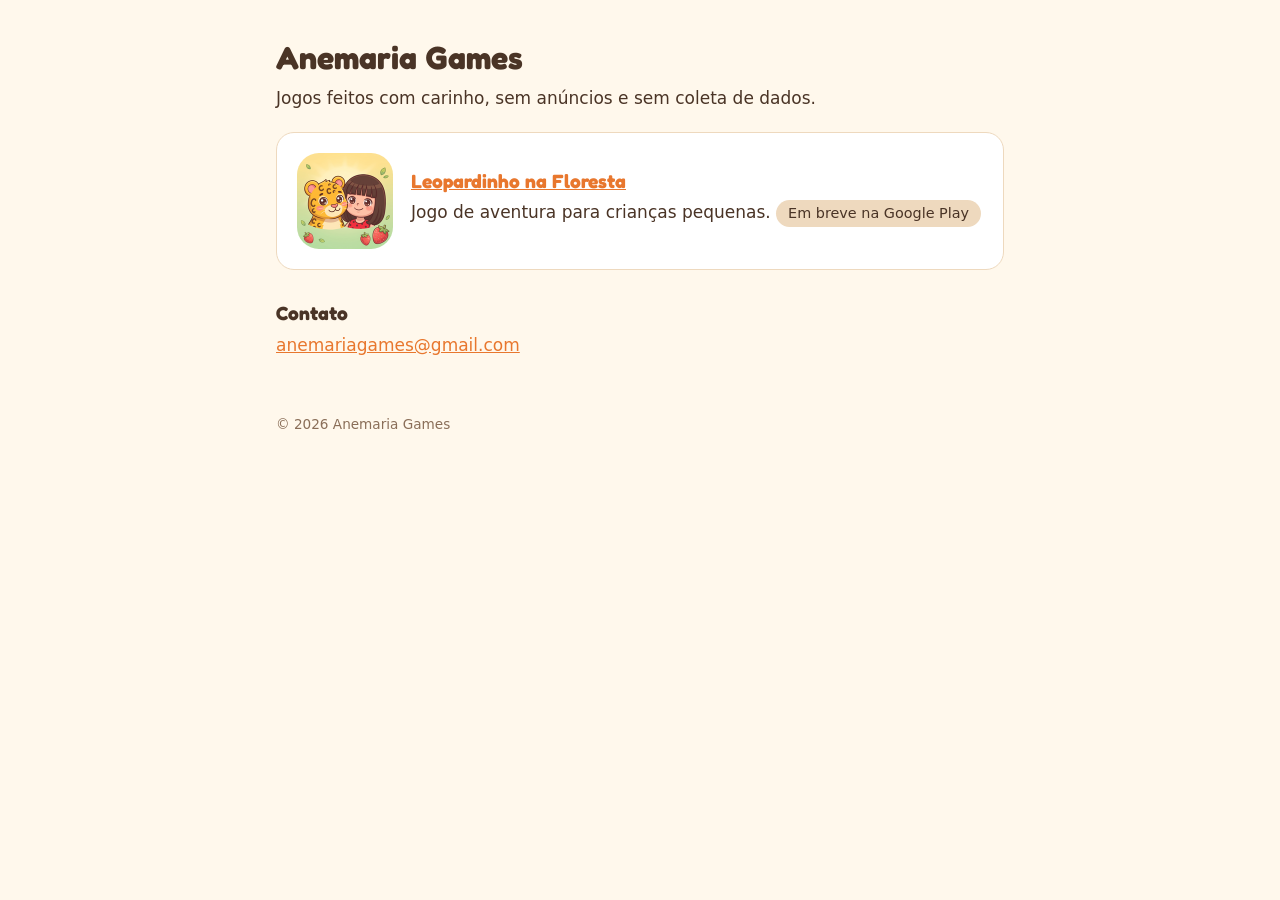
<file: index.html>
<!doctype html>
<html lang="pt-BR">
<head>
<meta charset="utf-8">
<meta name="viewport" content="width=device-width,initial-scale=1">
<title>Anemaria Games</title>
<meta name="description" content="Anemaria Games: jogos feitos com carinho.">
<link rel="stylesheet" href="/estilo.css">
</head>
<body>
<main>
  <h1>Anemaria Games</h1>
  <p>Jogos feitos com carinho, sem anúncios e sem coleta de dados.</p>

  <div class="cartao">
    <img src="/leopardinho/icone.png" alt="Ícone do jogo Leopardinho na Floresta">
    <div>
      <h2><a href="/leopardinho/">Leopardinho na Floresta</a></h2>
      <p>Jogo de aventura para crianças pequenas. <span class="selo">Em breve na Google Play</span></p>
    </div>
  </div>

  <h2>Contato</h2>
  <p><a href="mailto:anemariagames@gmail.com">anemariagames@gmail.com</a></p>
</main>
<footer>© 2026 Anemaria Games</footer>
</body>
</html>
</file>
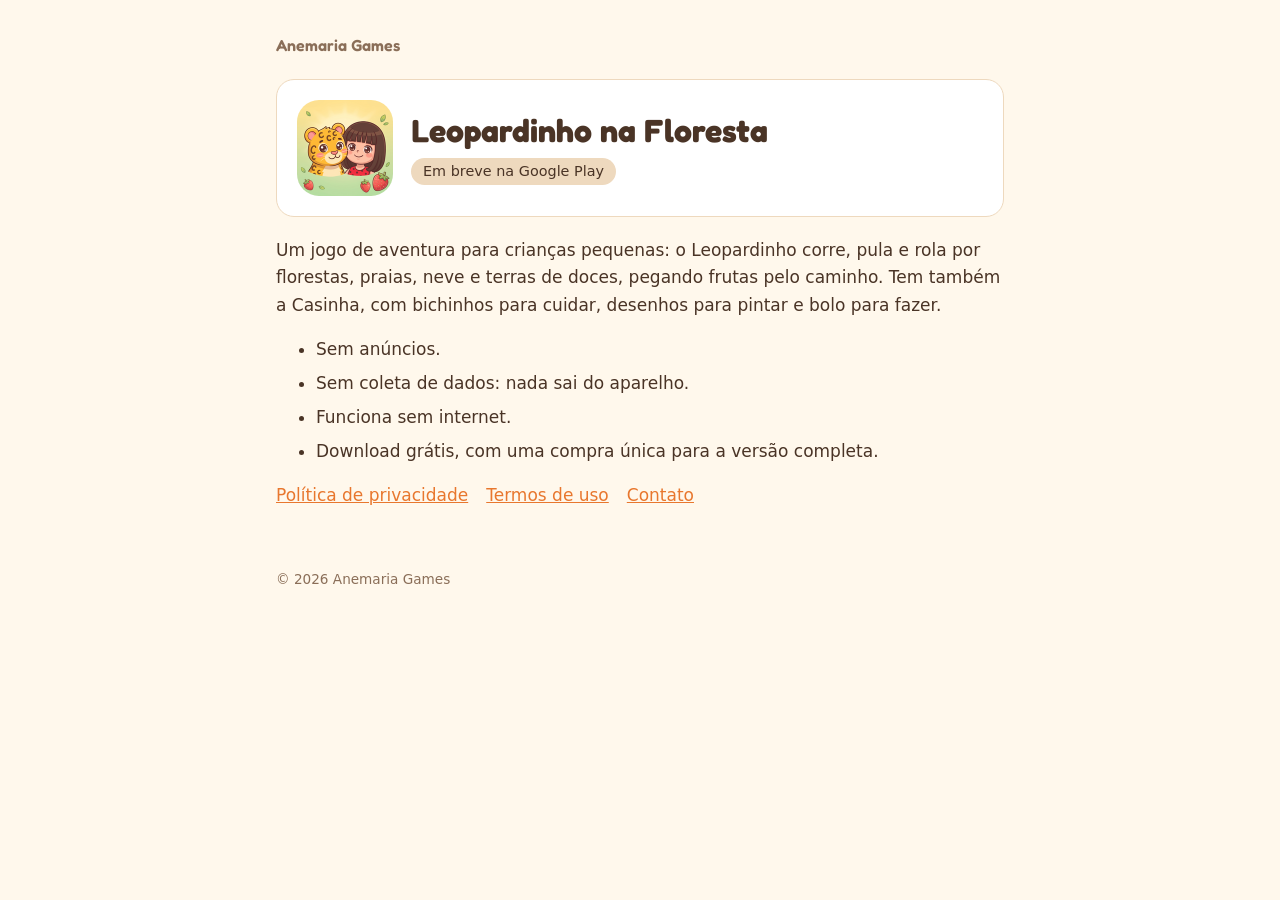
<file: leopardinho/index.html>
<!doctype html>
<html lang="pt-BR">
<head>
<meta charset="utf-8">
<meta name="viewport" content="width=device-width,initial-scale=1">
<title>Leopardinho na Floresta</title>
<meta name="description" content="Leopardinho na Floresta: jogo de aventura para crianças, sem anúncios e sem coleta de dados.">
<link rel="stylesheet" href="/estilo.css">
</head>
<body>
<main>
  <a class="marca" href="/">Anemaria Games</a>
  <div class="cartao">
    <img src="/leopardinho/icone.png" alt="Ícone do jogo Leopardinho na Floresta">
    <div>
      <h1>Leopardinho na Floresta</h1>
      <p><span class="selo">Em breve na Google Play</span></p>
    </div>
  </div>

  <p>Um jogo de aventura para crianças pequenas: o Leopardinho corre, pula e rola por florestas, praias, neve e terras de doces, pegando frutas pelo caminho. Tem também a Casinha, com bichinhos para cuidar, desenhos para pintar e bolo para fazer.</p>
  <ul>
    <li>Sem anúncios.</li>
    <li>Sem coleta de dados: nada sai do aparelho.</li>
    <li>Funciona sem internet.</li>
    <li>Download grátis, com uma compra única para a versão completa.</li>
  </ul>

  <nav class="links">
    <a href="/leopardinho/privacidade/">Política de privacidade</a>
    <a href="/leopardinho/termos/">Termos de uso</a>
    <a href="mailto:anemariagames@gmail.com">Contato</a>
  </nav>
</main>
<footer>© 2026 Anemaria Games</footer>
</body>
</html>
</file>
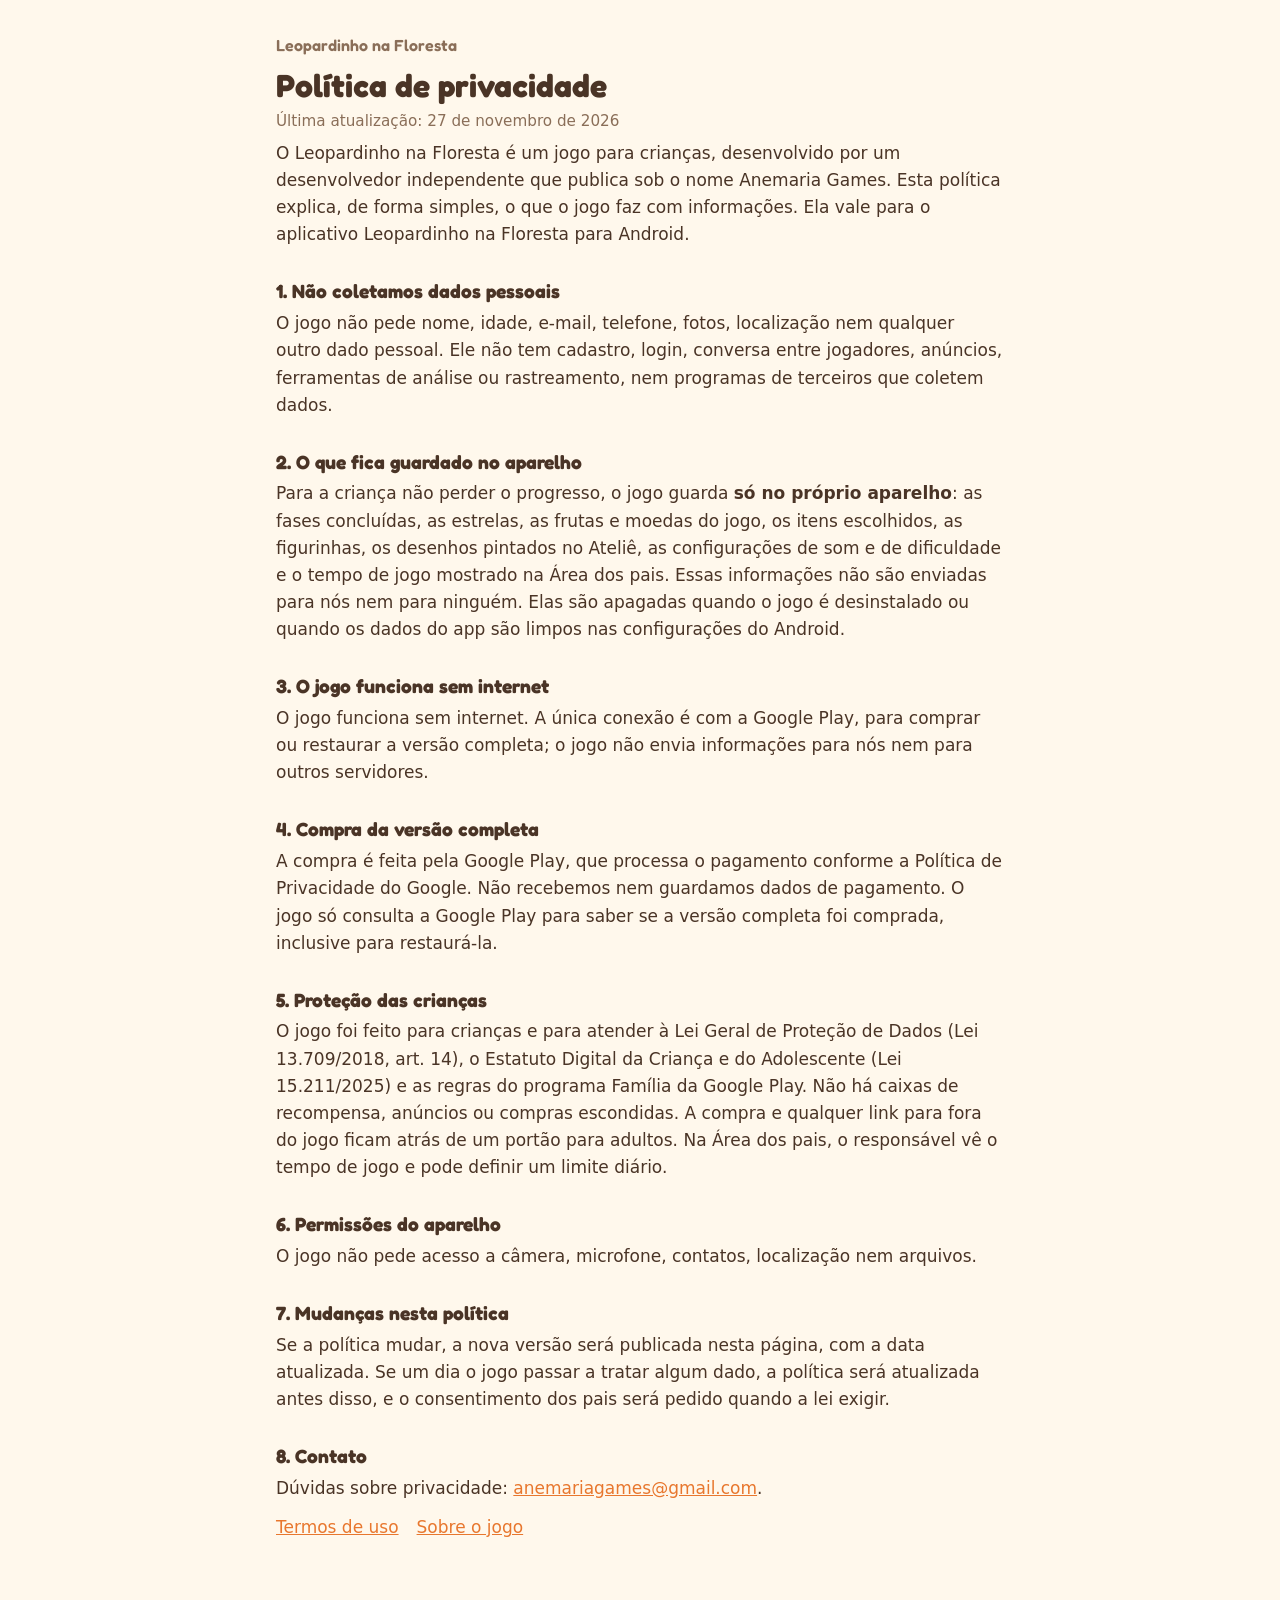
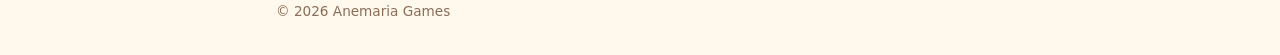
<file: leopardinho/privacidade/index.html>
<!doctype html>
<html lang="pt-BR">
<head>
<meta charset="utf-8">
<meta name="viewport" content="width=device-width,initial-scale=1">
<title>Política de privacidade</title>
<meta name="description" content="Política de privacidade do jogo Leopardinho na Floresta, da Anemaria Games.">
<link rel="stylesheet" href="/estilo.css">
</head>
<body>
<main>
  <a class="marca" href="/leopardinho/">Leopardinho na Floresta</a>
  <h1>Política de privacidade</h1>
  <p class="data">Última atualização: 27 de novembro de 2026</p>

  <p>O Leopardinho na Floresta é um jogo para crianças, desenvolvido por um desenvolvedor independente que publica sob o nome Anemaria Games. Esta política explica, de forma simples, o que o jogo faz com informações. Ela vale para o aplicativo Leopardinho na Floresta para Android.</p>

  <h2>1. Não coletamos dados pessoais</h2>
  <p>O jogo não pede nome, idade, e-mail, telefone, fotos, localização nem qualquer outro dado pessoal. Ele não tem cadastro, login, conversa entre jogadores, anúncios, ferramentas de análise ou rastreamento, nem programas de terceiros que coletem dados.</p>

  <h2>2. O que fica guardado no aparelho</h2>
  <p>Para a criança não perder o progresso, o jogo guarda <strong>só no próprio aparelho</strong>: as fases concluídas, as estrelas, as frutas e moedas do jogo, os itens escolhidos, as figurinhas, os desenhos pintados no Ateliê, as configurações de som e de dificuldade e o tempo de jogo mostrado na Área dos pais. Essas informações não são enviadas para nós nem para ninguém. Elas são apagadas quando o jogo é desinstalado ou quando os dados do app são limpos nas configurações do Android.</p>

  <h2>3. O jogo funciona sem internet</h2>
  <p>O jogo funciona sem internet. A única conexão é com a Google Play, para comprar ou restaurar a versão completa; o jogo não envia informações para nós nem para outros servidores.</p>

  <h2>4. Compra da versão completa</h2>
  <p>A compra é feita pela Google Play, que processa o pagamento conforme a Política de Privacidade do Google. Não recebemos nem guardamos dados de pagamento. O jogo só consulta a Google Play para saber se a versão completa foi comprada, inclusive para restaurá-la.</p>

  <h2>5. Proteção das crianças</h2>
  <p>O jogo foi feito para crianças e para atender à Lei Geral de Proteção de Dados (Lei 13.709/2018, art. 14), o Estatuto Digital da Criança e do Adolescente (Lei 15.211/2025) e as regras do programa Família da Google Play. Não há caixas de recompensa, anúncios ou compras escondidas. A compra e qualquer link para fora do jogo ficam atrás de um portão para adultos. Na Área dos pais, o responsável vê o tempo de jogo e pode definir um limite diário.</p>

  <h2>6. Permissões do aparelho</h2>
  <p>O jogo não pede acesso a câmera, microfone, contatos, localização nem arquivos.</p>

  <h2>7. Mudanças nesta política</h2>
  <p>Se a política mudar, a nova versão será publicada nesta página, com a data atualizada. Se um dia o jogo passar a tratar algum dado, a política será atualizada antes disso, e o consentimento dos pais será pedido quando a lei exigir.</p>

  <h2>8. Contato</h2>
  <p>Dúvidas sobre privacidade: <a href="mailto:anemariagames@gmail.com">anemariagames@gmail.com</a>.</p>

  <nav class="links">
    <a href="/leopardinho/termos/">Termos de uso</a>
    <a href="/leopardinho/">Sobre o jogo</a>
  </nav>
</main>
<footer>© 2026 Anemaria Games</footer>
</body>
</html>
</file>
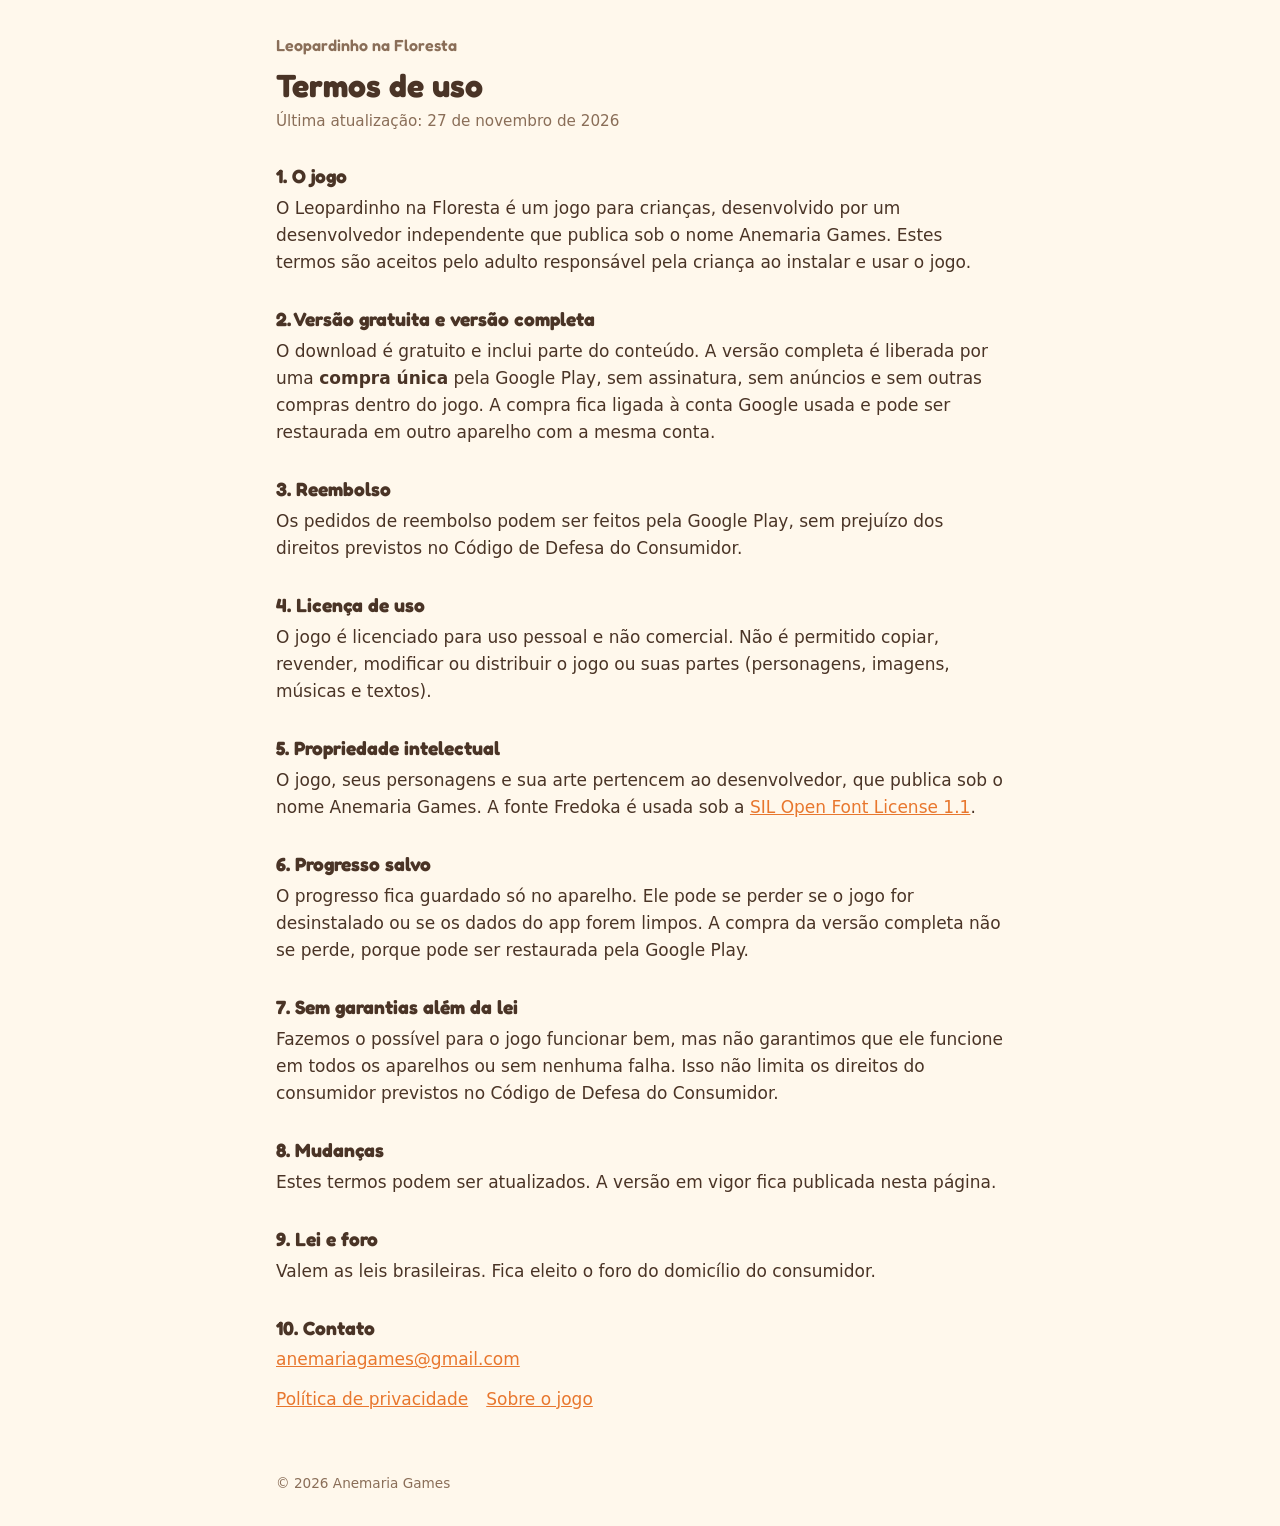
<file: leopardinho/termos/index.html>
<!doctype html>
<html lang="pt-BR">
<head>
<meta charset="utf-8">
<meta name="viewport" content="width=device-width,initial-scale=1">
<title>Termos de uso</title>
<meta name="description" content="Termos de uso do jogo Leopardinho na Floresta, da Anemaria Games.">
<link rel="stylesheet" href="/estilo.css">
</head>
<body>
<main>
  <a class="marca" href="/leopardinho/">Leopardinho na Floresta</a>
  <h1>Termos de uso</h1>
  <p class="data">Última atualização: 27 de novembro de 2026</p>

  <h2>1. O jogo</h2>
  <p>O Leopardinho na Floresta é um jogo para crianças, desenvolvido por um desenvolvedor independente que publica sob o nome Anemaria Games. Estes termos são aceitos pelo adulto responsável pela criança ao instalar e usar o jogo.</p>

  <h2>2. Versão gratuita e versão completa</h2>
  <p>O download é gratuito e inclui parte do conteúdo. A versão completa é liberada por uma <strong>compra única</strong> pela Google Play, sem assinatura, sem anúncios e sem outras compras dentro do jogo. A compra fica ligada à conta Google usada e pode ser restaurada em outro aparelho com a mesma conta.</p>

  <h2>3. Reembolso</h2>
  <p>Os pedidos de reembolso podem ser feitos pela Google Play, sem prejuízo dos direitos previstos no Código de Defesa do Consumidor.</p>

  <h2>4. Licença de uso</h2>
  <p>O jogo é licenciado para uso pessoal e não comercial. Não é permitido copiar, revender, modificar ou distribuir o jogo ou suas partes (personagens, imagens, músicas e textos).</p>

  <h2>5. Propriedade intelectual</h2>
  <p>O jogo, seus personagens e sua arte pertencem ao desenvolvedor, que publica sob o nome Anemaria Games. A fonte Fredoka é usada sob a <a href="/fonts/OFL.txt">SIL Open Font License 1.1</a>.</p>

  <h2>6. Progresso salvo</h2>
  <p>O progresso fica guardado só no aparelho. Ele pode se perder se o jogo for desinstalado ou se os dados do app forem limpos. A compra da versão completa não se perde, porque pode ser restaurada pela Google Play.</p>

  <h2>7. Sem garantias além da lei</h2>
  <p>Fazemos o possível para o jogo funcionar bem, mas não garantimos que ele funcione em todos os aparelhos ou sem nenhuma falha. Isso não limita os direitos do consumidor previstos no Código de Defesa do Consumidor.</p>

  <h2>8. Mudanças</h2>
  <p>Estes termos podem ser atualizados. A versão em vigor fica publicada nesta página.</p>

  <h2>9. Lei e foro</h2>
  <p>Valem as leis brasileiras. Fica eleito o foro do domicílio do consumidor.</p>

  <h2>10. Contato</h2>
  <p><a href="mailto:anemariagames@gmail.com">anemariagames@gmail.com</a></p>

  <nav class="links">
    <a href="/leopardinho/privacidade/">Política de privacidade</a>
    <a href="/leopardinho/">Sobre o jogo</a>
  </nav>
</main>
<footer>© 2026 Anemaria Games</footer>
</body>
</html>
</file>
<file: estilo.css>
@font-face{font-family:"Fredoka";src:url(/fonts/fredoka.woff2) format("woff2");font-weight:300 700;font-display:swap}
:root{--fundo:#FFF8EC;--cartao:#FFFFFF;--texto:#4A3426;--suave:#8A6E58;--destaque:#E8772E;--linha:#EED9BE}
@media (prefers-color-scheme:dark){:root{--fundo:#231A14;--cartao:#2F241C;--texto:#F4E6D6;--suave:#C9AE95;--destaque:#F2A15E;--linha:#4A3A2C}}
*{box-sizing:border-box}
html{-webkit-text-size-adjust:100%}
body{margin:0;background:var(--fundo);color:var(--texto);font:17px/1.6 system-ui,-apple-system,"Segoe UI",Roboto,sans-serif}
main{max-width:760px;margin:0 auto;padding:32px 16px 48px}
h1,h2,h3,.marca{font-family:"Fredoka",system-ui,sans-serif;line-height:1.25}
h1{font-size:2rem;margin:.2em 0 .1em}
h2{font-size:1.2rem;margin:1.6em 0 .3em}
p,li{margin:.4em 0}
a{color:var(--destaque)}
.marca{font-weight:600;color:var(--suave);text-decoration:none;font-size:1rem}
.data{color:var(--suave);font-size:.95rem;margin-top:0}
.cartao{background:var(--cartao);border:1px solid var(--linha);border-radius:18px;padding:20px;margin:20px 0;display:flex;gap:18px;align-items:center}
.cartao img{width:96px;height:96px;border-radius:22px;flex:none}
.cartao h2{margin:0 0 .2em}
.selo{display:inline-block;background:var(--linha);border-radius:999px;padding:2px 12px;font-size:.9rem}
nav.links{display:flex;flex-wrap:wrap;gap:8px 18px;margin:12px 0}
footer{max-width:760px;margin:0 auto;padding:0 16px 32px;color:var(--suave);font-size:.85rem}
@media (max-width:480px){.cartao{flex-direction:column;align-items:flex-start}h1{font-size:1.6rem}}
</file>
